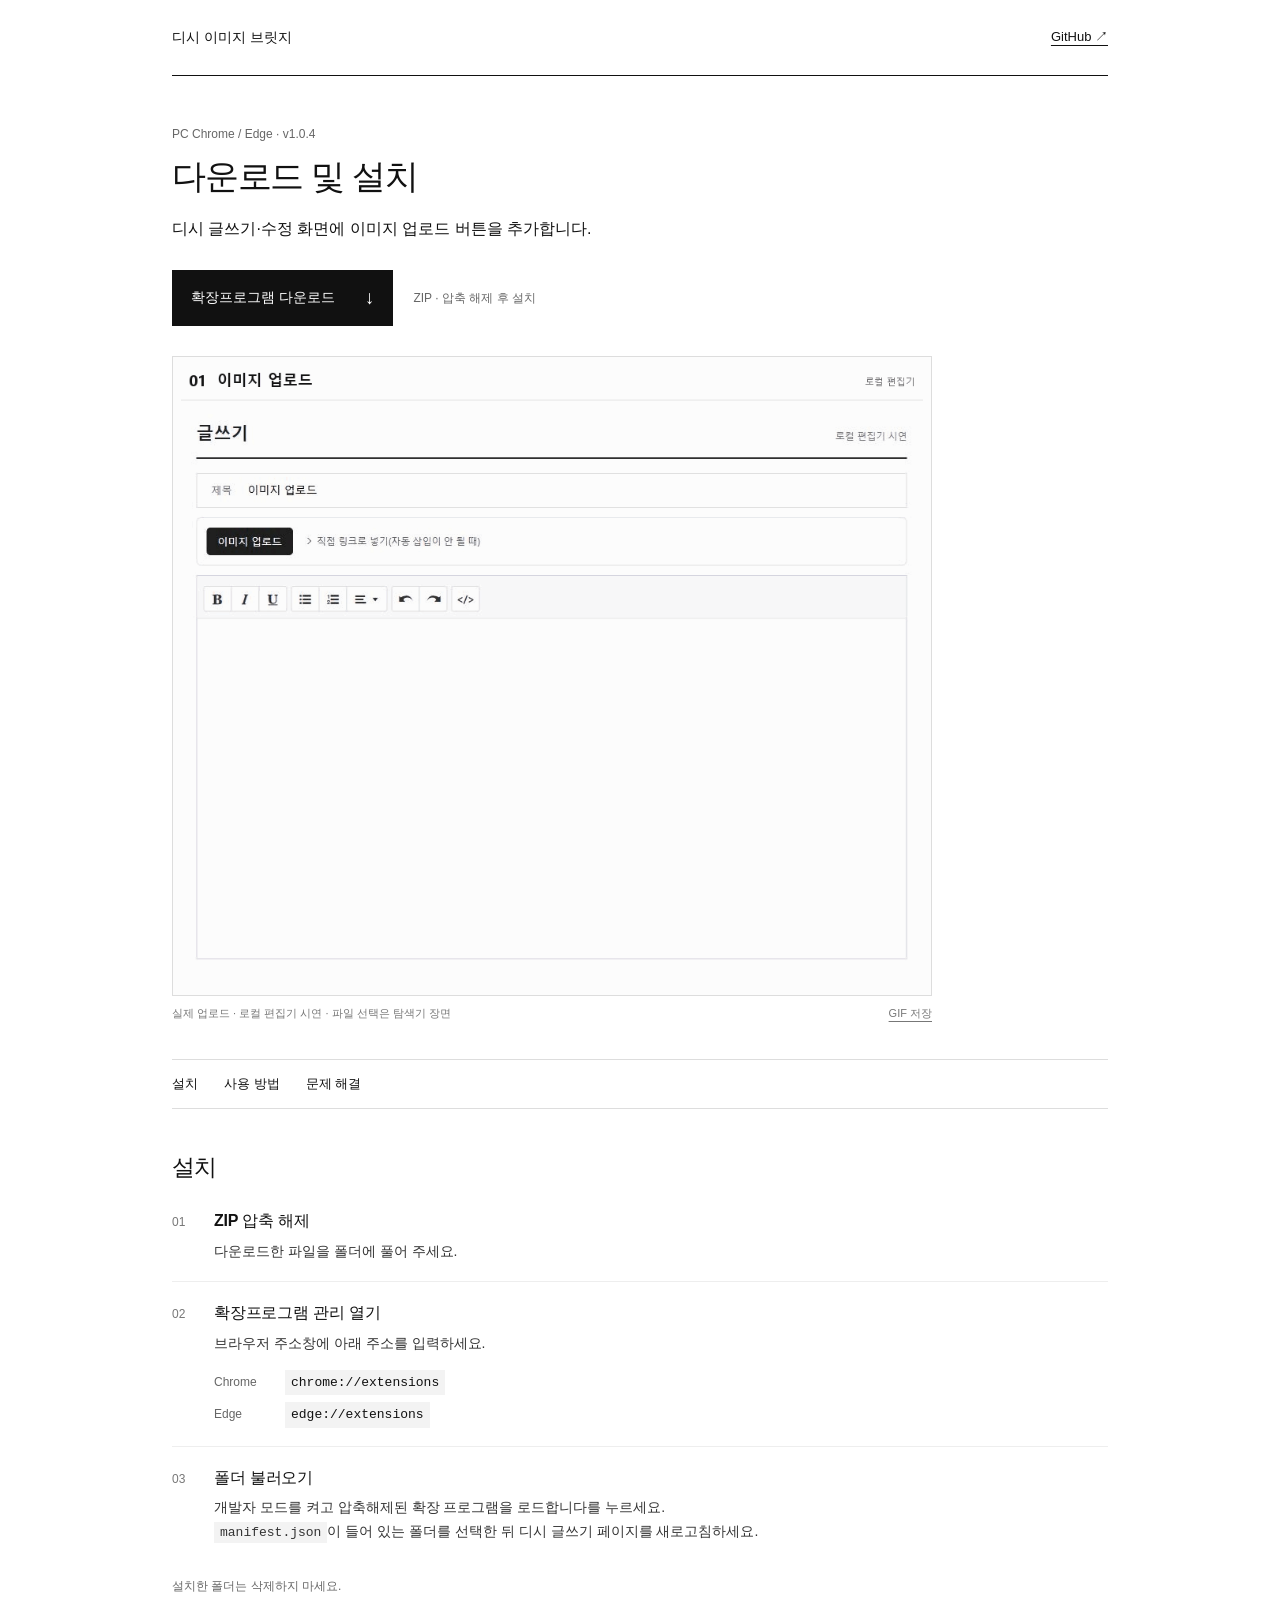
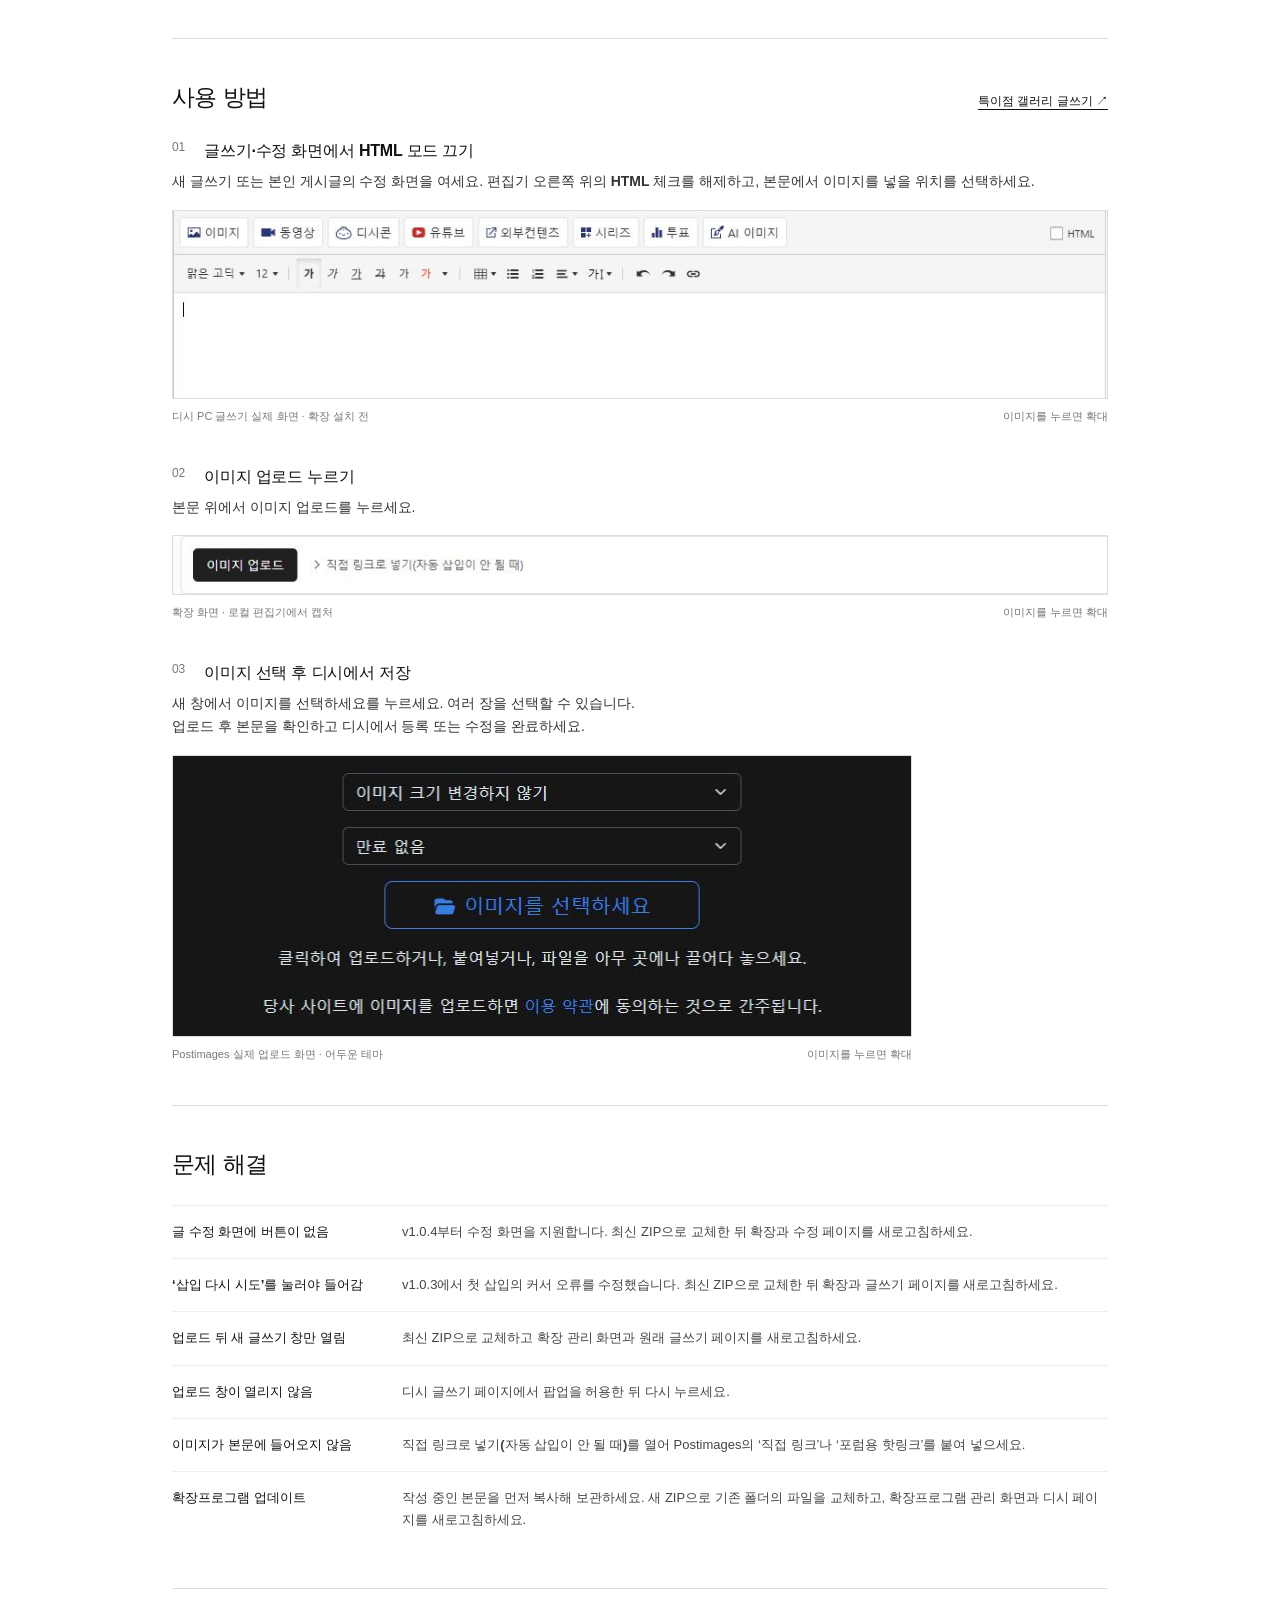
<file: docs/index.html>
<!doctype html>
<html lang="ko">
<head>
  <meta charset="utf-8">
  <meta name="viewport" content="width=device-width, initial-scale=1">
  <title>디시 이미지 브릿지 — 다운로드 및 설치</title>
  <meta name="description" content="디시 이미지 브릿지 확장프로그램 다운로드, 설치 방법, 화면별 사용 안내.">
  <meta name="color-scheme" content="light">
  <link rel="stylesheet" href="style.css">
</head>
<body>
  <a class="skip" href="#main">본문으로 이동</a>
  <div class="page">
    <nav class="top" aria-label="페이지 메뉴"><span>디시 이미지 브릿지</span><a href="https://github.com/ddomology/dc-postimages-bridge">GitHub ↗</a></nav>
    <main id="main">
      <header>
        <p class="meta">PC Chrome / Edge · v1.0.4</p>
        <h1>다운로드 및 설치</h1>
        <p class="intro">디시 글쓰기·수정 화면에 이미지 업로드 버튼을 추가합니다.</p>
        <div class="download-row"><a class="download" href="dc-postimages-extension.zip?v=1.0.4" download>확장프로그램 다운로드 <span aria-hidden="true">↓</span></a><span class="meta">ZIP · 압축 해제 후 설치</span></div>
        <figure class="demo-figure">
          <a class="image-link" href="images/upload-demo.gif" target="_blank" rel="noopener" aria-label="이미지 업로드 GIF 크게 보기"><picture><source media="(prefers-reduced-motion: reduce)" srcset="images/upload-demo-poster.png"><img src="images/upload-demo.gif" width="960" height="808" alt="이미지 업로드 버튼, C드라이브의 짚쨩 파일 선택, Postimages 업로드와 로컬 편집기 본문 삽입 과정." loading="lazy"></picture></a>
          <figcaption><span>실제 업로드 · 로컬 편집기 시연 · 파일 선택은 탐색기 장면</span><a href="images/upload-demo.gif" download>GIF 저장</a></figcaption>
        </figure>
      </header>
      <nav class="contents" aria-label="안내 목차"><a href="#install">설치</a><a href="#use">사용 방법</a><a href="#troubleshooting">문제 해결</a></nav>
      <section id="install" aria-labelledby="install-title">
        <h2 id="install-title">설치</h2>
        <ol class="install-list">
          <li><span class="number" aria-hidden="true">01</span><div><h3>ZIP 압축 해제</h3><p>다운로드한 파일을 폴더에 풀어 주세요.</p></div></li>
          <li><span class="number" aria-hidden="true">02</span><div><h3>확장프로그램 관리 열기</h3><p>브라우저 주소창에 아래 주소를 입력하세요.</p><div class="addresses"><div><span>Chrome</span><code>chrome://extensions</code></div><div><span>Edge</span><code>edge://extensions</code></div></div></div></li>
          <li><span class="number" aria-hidden="true">03</span><div><h3>폴더 불러오기</h3><p><strong>개발자 모드</strong>를 켜고 <strong>압축해제된 확장 프로그램을 로드합니다</strong>를 누르세요.<br><code>manifest.json</code>이 들어 있는 폴더를 선택한 뒤 디시 글쓰기 페이지를 새로고침하세요.</p></div></li>
        </ol>
        <p class="note">설치한 폴더는 삭제하지 마세요.</p>
      </section>
      <section id="use" aria-labelledby="use-title">
        <div class="section-heading"><h2 id="use-title">사용 방법</h2><a href="https://gall.dcinside.com/mgallery/board/write/?id=thesingularity" target="_blank" rel="noopener noreferrer">특이점 갤러리 글쓰기 ↗</a></div>
        <article class="step">
          <h3><span class="number" aria-hidden="true">01</span> 글쓰기·수정 화면에서 HTML 모드 끄기</h3>
          <p>새 글쓰기 또는 본인 게시글의 <strong>수정</strong> 화면을 여세요. 편집기 오른쪽 위의 <strong>HTML</strong> 체크를 해제하고, 본문에서 이미지를 넣을 위치를 선택하세요.</p>
          <figure><a class="image-link" href="images/dc-editor.jpg" target="_blank" rel="noopener" aria-label="디시 글쓰기 화면 크게 보기"><img src="images/dc-editor.jpg" width="1021" height="205" alt="디시 PC 글쓰기 편집기. 오른쪽 위 HTML 체크박스가 꺼져 있다." loading="lazy"></a><figcaption><span>디시 PC 글쓰기 실제 화면 · 확장 설치 전</span><span>이미지를 누르면 확대</span></figcaption></figure>
        </article>
        <article class="step">
          <h3><span class="number" aria-hidden="true">02</span> 이미지 업로드 누르기</h3>
          <p>본문 위에서 <strong>이미지 업로드</strong>를 누르세요.</p>
          <figure><a class="image-link" href="images/helper-panel.jpg" target="_blank" rel="noopener" aria-label="이미지 업로드 화면 크게 보기"><img src="images/helper-panel.jpg" width="980" height="61" alt="이미지 업로드 버튼과 직접 링크로 넣기 메뉴." loading="lazy"></a><figcaption><span>확장 화면 · 로컬 편집기에서 캡처</span><span>이미지를 누르면 확대</span></figcaption></figure>
        </article>
        <article class="step">
          <h3><span class="number" aria-hidden="true">03</span> 이미지 선택 후 디시에서 저장</h3>
          <p>새 창에서 <strong>이미지를 선택하세요</strong>를 누르세요. 여러 장을 선택할 수 있습니다.<br>업로드 후 본문을 확인하고 디시에서 등록 또는 수정을 완료하세요.</p>
          <figure class="upload-figure"><a class="image-link" href="images/postimages-upload.jpg" target="_blank" rel="noopener" aria-label="Postimages 업로드 화면 크게 보기"><img src="images/postimages-upload.jpg" width="740" height="280" alt="Postimages 실제 업로드 화면. 이미지 크기, 만료 설정 아래에 이미지를 선택하세요 버튼이 있다." loading="lazy"></a><figcaption><span>Postimages 실제 업로드 화면 · 어두운 테마</span><span>이미지를 누르면 확대</span></figcaption></figure>
        </article>
      </section>
      <section id="troubleshooting" aria-labelledby="troubleshooting-title">
        <h2 id="troubleshooting-title">문제 해결</h2>
        <dl>
          <div><dt>글 수정 화면에 버튼이 없음</dt><dd>v1.0.4부터 수정 화면을 지원합니다. 최신 ZIP으로 교체한 뒤 확장과 수정 페이지를 새로고침하세요.</dd></div>
          <div><dt>‘삽입 다시 시도’를 눌러야 들어감</dt><dd>v1.0.3에서 첫 삽입의 커서 오류를 수정했습니다. 최신 ZIP으로 교체한 뒤 확장과 글쓰기 페이지를 새로고침하세요.</dd></div>
          <div><dt>업로드 뒤 새 글쓰기 창만 열림</dt><dd>최신 ZIP으로 교체하고 확장 관리 화면과 원래 글쓰기 페이지를 새로고침하세요.</dd></div>
          <div><dt>업로드 창이 열리지 않음</dt><dd>디시 글쓰기 페이지에서 팝업을 허용한 뒤 다시 누르세요.</dd></div>
          <div><dt>이미지가 본문에 들어오지 않음</dt><dd><strong>직접 링크로 넣기(자동 삽입이 안 될 때)</strong>를 열어 Postimages의 ‘직접 링크’나 ‘포럼용 핫링크’를 붙여 넣으세요.</dd></div>
          <div><dt>확장프로그램 업데이트</dt><dd>작성 중인 본문을 먼저 복사해 보관하세요. 새 ZIP으로 기존 폴더의 파일을 교체하고, 확장프로그램 관리 화면과 디시 페이지를 새로고침하세요.</dd></div>
        </dl>
      </section>
    </main>
  </div>
</body>
</html>
</file>
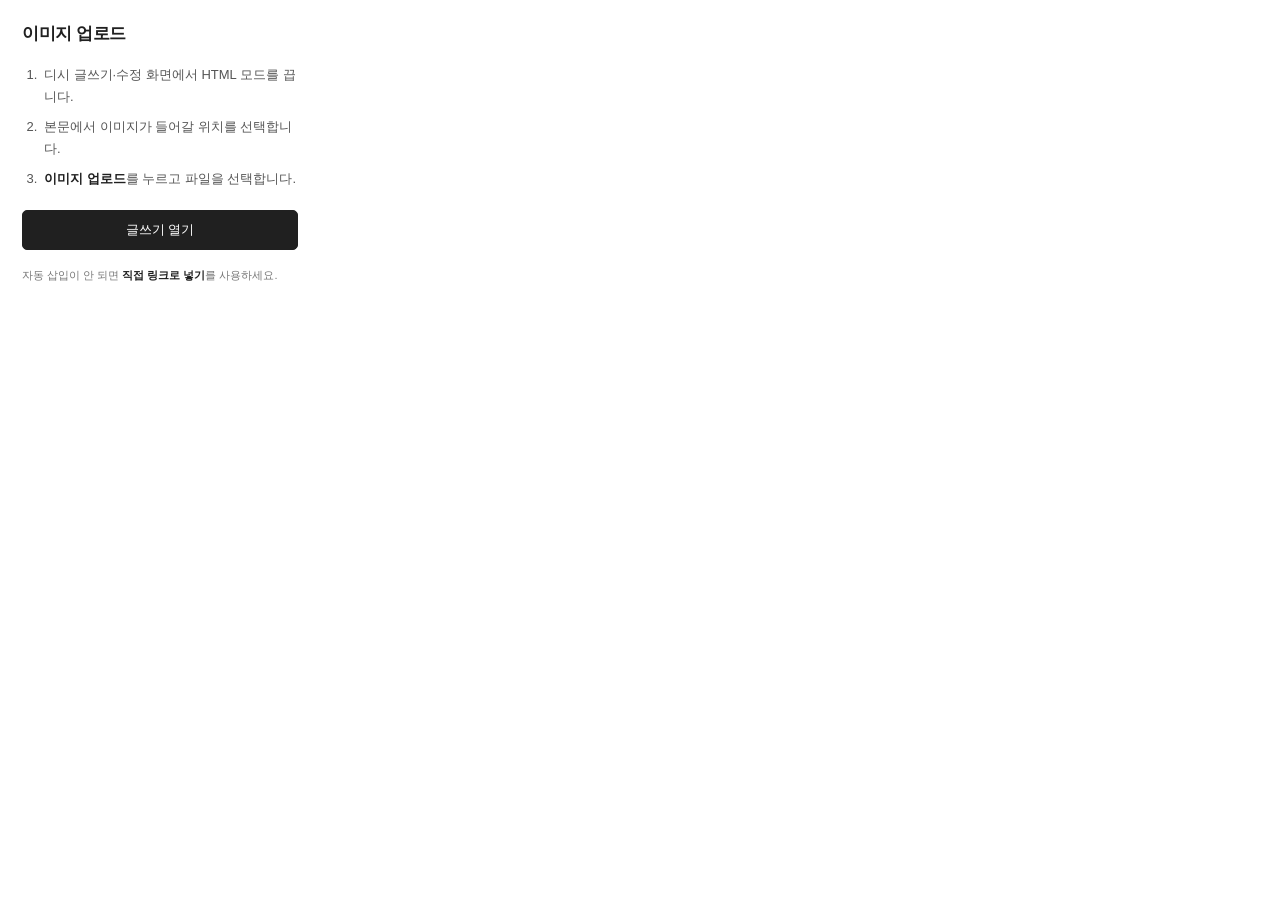
<file: extension/help.html>
<!doctype html>
<html lang="ko">
<head><meta charset="utf-8"><meta name="viewport" content="width=device-width,initial-scale=1"><title>이미지 업로드</title><link rel="stylesheet" href="help.css"></head>
<body>
  <h1>이미지 업로드</h1>
  <ol>
    <li>디시 글쓰기·수정 화면에서 HTML 모드를 끕니다.</li>
    <li>본문에서 이미지가 들어갈 위치를 선택합니다.</li>
    <li><strong>이미지 업로드</strong>를 누르고 파일을 선택합니다.</li>
  </ol>
  <a class="primary" href="https://gall.dcinside.com/mgallery/board/write/?id=thesingularity" target="_blank" rel="noopener noreferrer">글쓰기 열기</a>
  <p>자동 삽입이 안 되면 <strong>직접 링크로 넣기</strong>를 사용하세요.</p>
</body>
</html>
</file>
<file: docs/style.css>
:root{font-family:Arial,"Malgun Gothic",sans-serif;color:#111;background:#fff;font-synthesis:none;line-height:1.7;font-size:15px}
*{box-sizing:border-box}body{margin:0}a{color:inherit;text-underline-offset:4px}a:hover{text-decoration-thickness:2px}a:focus-visible{outline:2px solid #111;outline-offset:5px}
.skip{position:absolute;left:16px;top:-80px;background:#111;color:#fff;padding:8px 14px;z-index:5}.skip:focus{top:12px}
.page{max-width:1000px;margin:0 auto;padding:0 32px 40px}.top{height:76px;border-bottom:1px solid #111;display:flex;align-items:center;justify-content:space-between;gap:20px;font-size:14px}.top>span{font-weight:700}.top>a{font-size:13px}
header{padding:48px 0 36px}.meta{font-size:12px;color:#666;margin:0}h1{font-size:34px;line-height:1.3;letter-spacing:-1.2px;margin:10px 0 16px;font-weight:700}.intro{font-size:16px;margin:0;line-height:1.7}
.download-row{display:flex;align-items:center;gap:20px;flex-wrap:wrap;margin-top:28px}.download{display:inline-flex;align-items:center;justify-content:space-between;gap:30px;padding:11px 18px;color:#fff;background:#111;border:1px solid #111;text-decoration:none;font-size:14px;font-weight:700}.download:hover{background:#333}.download>span{font-size:19px;font-weight:400}
.contents{display:flex;gap:26px;border-top:1px solid #ddd;border-bottom:1px solid #ddd;padding:13px 0;font-size:13px}.contents>a{text-decoration:none}.contents>a:hover{text-decoration:underline}
.demo-figure{margin-top:30px;max-width:760px}.demo-figure figcaption a{white-space:nowrap}
section{padding:42px 0;border-bottom:1px solid #ddd;scroll-margin-top:24px}h2{font-size:23px;letter-spacing:-.6px;line-height:1.4;margin:0 0 25px}h3{font-size:16px;font-weight:700;line-height:1.6;margin:0 0 6px;letter-spacing:-.2px}p{margin:0 0 12px}
.install-list{padding:0;margin:0;list-style:none}.install-list li{display:flex;align-items:baseline;gap:22px;padding:18px 0;border-top:1px solid #eee}.install-list li:first-child{padding-top:0;border-top:0}.install-list p{margin:0;font-size:14px;color:#333}.number{font-family:Arial,sans-serif;font-variant-numeric:tabular-nums;font-size:12px;font-weight:400;color:#777;flex-shrink:0;min-width:20px}
code{font:13px/1.5 ui-monospace,Consolas,monospace;background:#f3f3f3;padding:3px 6px;overflow-wrap:anywhere}.addresses{margin:14px 0 0;display:grid;gap:7px}.addresses>div{display:flex;align-items:baseline;gap:18px}.addresses span{display:inline-block;width:53px;font-size:12px;color:#666}.note{font-size:12px;color:#666;margin:14px 0 0}
.section-heading{display:flex;align-items:baseline;justify-content:space-between;gap:20px}.section-heading a{font-size:12px}.step{margin:0 0 38px}.step:last-child{margin-bottom:0}.step h3{display:flex;gap:12px}.step p{font-size:14px;color:#333;margin:0 0 16px}
figure{margin:0}.image-link{display:block;border:1px solid #ddd;background:#fafafa;line-height:0}img{display:block;width:100%;height:auto}figcaption{display:flex;justify-content:space-between;flex-wrap:wrap;gap:6px 20px;color:#777;font-size:11px;line-height:1.6;padding:9px 0 0}figcaption span:last-child{white-space:nowrap}.upload-figure{max-width:740px}
dl{margin:0}dl>div{display:grid;grid-template-columns:205px 1fr;gap:25px;padding:15px 0;border-top:1px solid #eee;font-size:13px}dt{font-weight:700}dd{margin:0;color:#444}
@media(max-width:640px){.page{padding:0 20px}.top{height:62px;font-size:13px}header{padding:32px 0 28px}h1{font-size:29px}.intro{font-size:14px}.download-row{gap:12px}.download{width:100%}.contents{justify-content:space-between;gap:15px}section{padding:30px 0}h2{font-size:21px}.install-list li{gap:14px}.install-list p,.step p{font-size:13px}.section-heading{display:block}.section-heading h2{margin-bottom:10px}.section-heading>a{display:inline-block;margin-bottom:22px}.step h3{font-size:15px}.step{margin-bottom:28px}figcaption{font-size:10px}dl>div{display:block;padding:14px 0}dt{margin-bottom:5px}}
</file>
<file: extension/help.css>
:root{color-scheme:light;font:13px/1.7 -apple-system,BlinkMacSystemFont,"Segoe UI","Malgun Gothic",sans-serif;color:#202020;background:#fff}
*{box-sizing:border-box}body{width:320px;padding:22px;margin:0}h1{font-size:17px;font-weight:600;letter-spacing:-.4px;line-height:1.4;margin:0 0 18px}ol{padding-left:19px;margin:0;color:#555}li{padding-left:3px;margin:8px 0}strong{font-weight:600;color:#202020}.primary{display:block;border:1px solid #202020;border-radius:5px;background:#202020;color:#fff;padding:8px 12px;margin-top:20px;text-align:center;text-decoration:none;font-weight:500}.primary:hover{background:#383838}.primary:active{background:#111}.primary:focus-visible{outline:2px solid #202020;outline-offset:3px}p{margin:16px 0 0;font-size:11px;color:#777}
</file>
